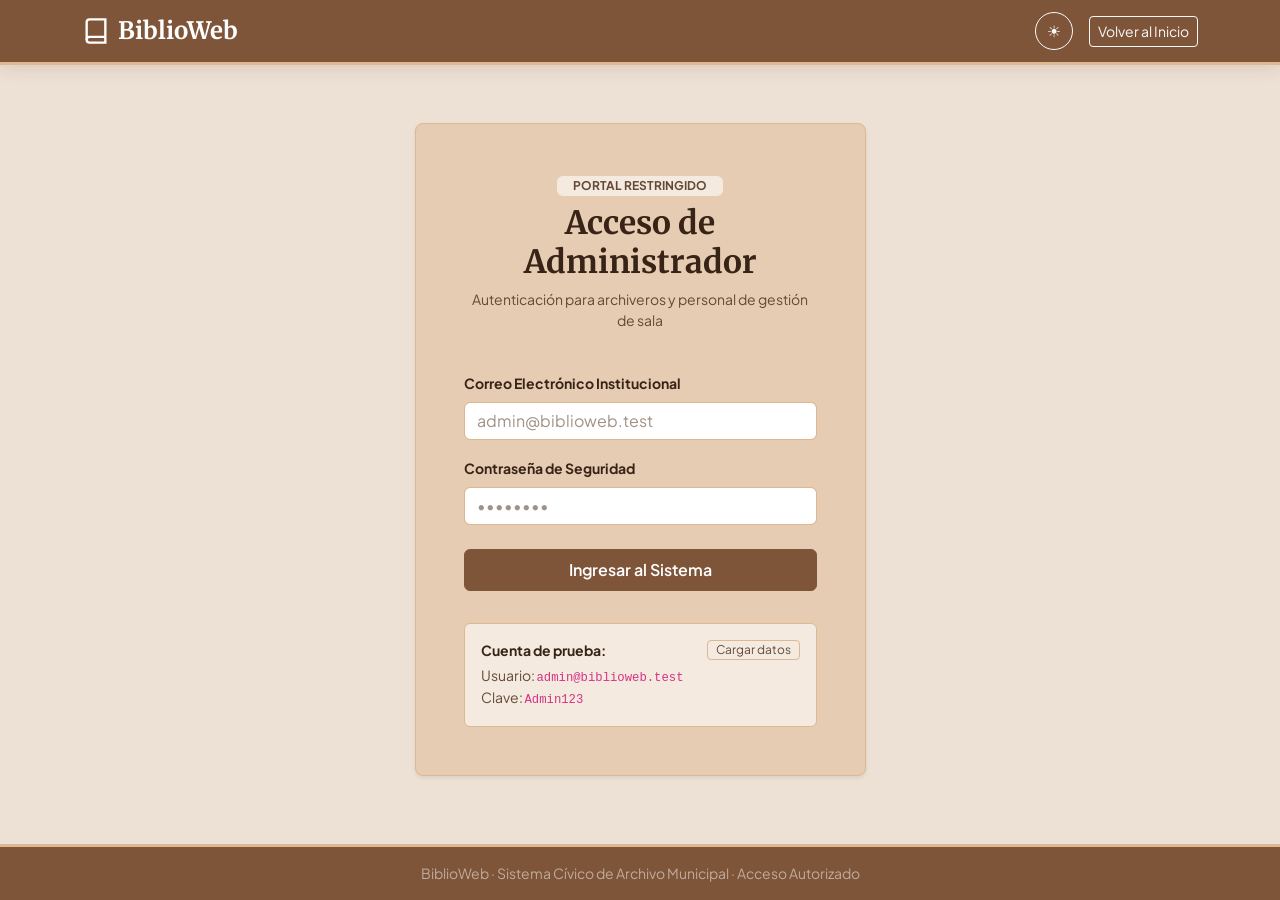
<file: pages/admin.html>
<!DOCTYPE html>
<html data-bs-theme="light" lang="es">
<head>
  <meta charset="utf-8">
  <meta name="viewport" content="width=device-width, initial-scale=1.0">
  <title>BiblioWeb - Panel de Administración</title>

  <!-- Bootstrap 5.3 CSS por CDN -->
  <link href="https://cdn.jsdelivr.net/npm/bootstrap@5.3.3/dist/css/bootstrap.min.css" rel="stylesheet">

  <!-- Hoja de Estilos Institucional -->
  <link href="../css/base.css" rel="stylesheet">
  <link href="../css/componentes.css" rel="stylesheet">
  <link href="../css/estilos.css" rel="stylesheet">

  <!-- Tema claro/oscuro (en el head para evitar parpadeo) -->
  <script src="../js/tema.js"></script>
</head>
<body>

  <!-- Enlace de accesibilidad: solo se ve al navegar con teclado -->
  <a class="visually-hidden-focusable" href="#contenido-principal">Saltar al contenido principal</a>

  <!-- ==================== ENCABEZADO DEL SITIO ==================== -->
  <!-- sticky-top va en el header (no en el nav) para que la barra se mantenga fija al hacer scroll -->
  <header class="sticky-top">
    <nav class="navbar navbar-expand-lg navbar-dark navbar-biblioweb py-2" aria-label="Navegación del panel">
      <div class="container">
        <a class="navbar-brand d-flex align-items-center gap-2 fw-bold text-white fs-4" href="admin.html">
          <svg aria-hidden="true" fill="none" height="28" stroke="currentColor" stroke-width="2" viewBox="0 0 24 24" width="28">
            <path d="M4 19.5A2.5 2.5 0 0 1 6.5 17H20"></path>
            <path d="M6.5 2H20v20H6.5A2.5 2.5 0 0 1 4 19.5v-15A2.5 2.5 0 0 1 6.5 2z"></path>
          </svg>
          BiblioWeb · Admin
        </a>
        <div class="d-flex align-items-center gap-3 ms-auto">
          <button class="btn btn-outline-light rounded-circle p-2 lh-1" id="theme-toggle" style="width: 38px; height: 38px;" title="Alternar tema" type="button">
            ☀️
          </button>
          <!-- Botón de Cerrar Sesión requerido -->
          <button class="btn btn-terracota btn-sm px-3" id="btn-logout" type="button">
            Cerrar sesión
          </button>
        </div>
      </div>
    </nav>
  </header>

  <!-- ==================== CONTENIDO PRINCIPAL ==================== -->
  <main class="container my-5" id="contenido-principal">

    <!-- ==================== CABECERA DEL PANEL ==================== -->
    <header class="d-flex flex-column flex-md-row justify-content-between align-items-md-center gap-3 mb-4">
      <div>
        <h1 class="font-serif fw-bold display-6 mb-1">Consola Central de Administración</h1>
        <p class="text-secondary mb-0">Gestión de acervo bibliográfico, inventario y solicitudes ciudadanas.</p>
      </div>
      <span class="badge bg-success-subtle text-success fs-6 px-3 py-2 border">
        <span aria-hidden="true">●</span> Sesión Activa: admin@biblioweb.test
      </span>
    </header>

    <!-- ==================== FORMULARIO DE GESTIÓN DE LIBROS ==================== -->
    <section class="card card-biblioweb p-4 mb-5" aria-labelledby="titulo-form-libro">
      <header>
        <h2 class="h4 font-serif fw-bold text-primary mb-3" id="titulo-form-libro">Registrar o Editar Libro</h2>
        <p class="text-secondary small mb-4">Ingresa los datos del volumen para la catalogación oficial.</p>
      </header>
      <form id="form-libro" aria-labelledby="titulo-form-libro" onsubmit="event.preventDefault(); alert('Acción estática: Formulario completado correctamente.');">
        <div class="row g-3">
          <div class="col-md-6">
            <label class="form-label small fw-bold" for="titulo">Título de la Obra *</label>
            <input class="form-control" id="titulo" placeholder="Ej. Ficciones" required type="text">
          </div>
          <div class="col-md-6">
            <label class="form-label small fw-bold" for="autor">Autor / Creador *</label>
            <input class="form-control" id="autor" placeholder="Ej. Jorge Luis Borges" required type="text">
          </div>
          <div class="col-md-8">
            <label class="form-label small fw-bold" for="portada">URL de Portada Digital</label>
            <input class="form-control" id="portada" placeholder="https://images.unsplash.com/..." type="url">
          </div>
          <div class="col-md-4">
            <label class="form-label small fw-bold" for="categoria">Categoría Temática *</label>
            <select class="form-select" id="categoria" required>
              <option disabled selected value="">Seleccionar...</option>
              <option value="Narrativa">Narrativa</option>
              <option value="Tecnología">Tecnología</option>
              <option value="Ciencia">Ciencia</option>
            </select>
          </div>
          <div class="col-12">
            <label class="form-label small fw-bold" for="descripcion">Descripción / Sinopsis</label>
            <textarea class="form-control" id="descripcion" placeholder="Resumen descriptivo del ejemplar..." rows="3"></textarea>
          </div>
          <div class="col-12 d-flex justify-content-end gap-2 mt-4">
            <button class="btn btn-outline-secondary" type="reset">Cancelar</button>
            <button class="btn btn-verde px-4" type="submit">Guardar</button>
          </div>
        </div>
      </form>
    </section>

    <!-- ==================== TABLA ESTÁTICA DE LIBROS ==================== -->
    <section class="card card-biblioweb p-4 mb-5" aria-labelledby="titulo-inventario">
      <header class="d-flex justify-content-between align-items-center mb-3">
        <h2 class="h4 font-serif fw-bold text-primary mb-0" id="titulo-inventario">Inventario de Títulos en Sala</h2>
        <span class="badge bg-secondary-subtle text-secondary">6 Registros</span>
      </header>
      <div class="table-responsive">
        <table class="table table-hover align-middle mb-0">
          <caption class="visually-hidden">Libros registrados en el inventario, con su portada, autor, categoría y acciones disponibles</caption>
          <thead class="table-light">
            <tr>
              <th scope="col" style="width: 70px;">Portada</th>
              <th scope="col">Título</th>
              <th scope="col">Autor</th>
              <th scope="col">Categoría</th>
              <th class="text-end" scope="col">Acciones</th>
            </tr>
          </thead>
          <tbody>
            <tr>
              <td><img alt="Portada de Cien Años de Soledad" class="rounded" height="55" src="../img/libros/cien-anos-de-soledad.svg" style="object-fit: cover;" width="45"></td>
              <th class="fw-bold" scope="row">Cien Años de Soledad</th>
              <td>Gabriel García Márquez</td>
              <td><span class="badge badge-narrativa">Narrativa</span></td>
              <td class="text-end">
                <button aria-label="Editar Cien Años de Soledad" class="btn btn-sm btn-outline-secondary me-1" title="Editar" type="button"><span aria-hidden="true">✏️</span> Editar</button>
                <button aria-label="Eliminar Cien Años de Soledad" class="btn btn-sm btn-outline-danger" title="Eliminar" type="button"><span aria-hidden="true">🗑️</span> Eliminar</button>
              </td>
            </tr>
            <tr>
              <td><img alt="Portada de El Nombre de la Rosa" class="rounded" height="55" src="../img/libros/el-nombre-de-la-rosa.svg" style="object-fit: cover;" width="45"></td>
              <th class="fw-bold" scope="row">El Nombre de la Rosa</th>
              <td>Umberto Eco</td>
              <td><span class="badge badge-narrativa">Narrativa</span></td>
              <td class="text-end">
                <button aria-label="Editar El Nombre de la Rosa" class="btn btn-sm btn-outline-secondary me-1" title="Editar" type="button"><span aria-hidden="true">✏️</span> Editar</button>
                <button aria-label="Eliminar El Nombre de la Rosa" class="btn btn-sm btn-outline-danger" title="Eliminar" type="button"><span aria-hidden="true">🗑️</span> Eliminar</button>
              </td>
            </tr>
            <tr>
              <td><img alt="Portada de Diseño de Sistemas Distribuidos" class="rounded" height="55" src="../img/libros/sistemas-distribuidos.svg" style="object-fit: cover;" width="45"></td>
              <th class="fw-bold" scope="row">Diseño de Sistemas Distribuidos</th>
              <td>Brendan Burns</td>
              <td><span class="badge badge-tecnologia">Tecnología</span></td>
              <td class="text-end">
                <button aria-label="Editar Diseño de Sistemas Distribuidos" class="btn btn-sm btn-outline-secondary me-1" title="Editar" type="button"><span aria-hidden="true">✏️</span> Editar</button>
                <button aria-label="Eliminar Diseño de Sistemas Distribuidos" class="btn btn-sm btn-outline-danger" title="Eliminar" type="button"><span aria-hidden="true">🗑️</span> Eliminar</button>
              </td>
            </tr>
            <tr>
              <td><img alt="Portada de Clean Code: Manual de Estilo Ágil" class="rounded" height="55" src="../img/libros/clean-code.svg" style="object-fit: cover;" width="45"></td>
              <th class="fw-bold" scope="row">Clean Code: Manual de Estilo Ágil</th>
              <td>Robert C. Martin</td>
              <td><span class="badge badge-tecnologia">Tecnología</span></td>
              <td class="text-end">
                <button aria-label="Editar Clean Code: Manual de Estilo Ágil" class="btn btn-sm btn-outline-secondary me-1" title="Editar" type="button"><span aria-hidden="true">✏️</span> Editar</button>
                <button aria-label="Eliminar Clean Code: Manual de Estilo Ágil" class="btn btn-sm btn-outline-danger" title="Eliminar" type="button"><span aria-hidden="true">🗑️</span> Eliminar</button>
              </td>
            </tr>
            <tr>
              <td><img alt="Portada de Cosmos" class="rounded" height="55" src="../img/libros/cosmos.svg" style="object-fit: cover;" width="45"></td>
              <th class="fw-bold" scope="row">Cosmos</th>
              <td>Carl Sagan</td>
              <td><span class="badge badge-ciencia">Ciencia</span></td>
              <td class="text-end">
                <button aria-label="Editar Cosmos" class="btn btn-sm btn-outline-secondary me-1" title="Editar" type="button"><span aria-hidden="true">✏️</span> Editar</button>
                <button aria-label="Eliminar Cosmos" class="btn btn-sm btn-outline-danger" title="Eliminar" type="button"><span aria-hidden="true">🗑️</span> Eliminar</button>
              </td>
            </tr>
            <tr>
              <td><img alt="Portada de El Gen Egoísta" class="rounded" height="55" src="../img/libros/el-gen-egoista.svg" style="object-fit: cover;" width="45"></td>
              <th class="fw-bold" scope="row">El Gen Egoísta</th>
              <td>Richard Dawkins</td>
              <td><span class="badge badge-ciencia">Ciencia</span></td>
              <td class="text-end">
                <button aria-label="Editar El Gen Egoísta" class="btn btn-sm btn-outline-secondary me-1" title="Editar" type="button"><span aria-hidden="true">✏️</span> Editar</button>
                <button aria-label="Eliminar El Gen Egoísta" class="btn btn-sm btn-outline-danger" title="Eliminar" type="button"><span aria-hidden="true">🗑️</span> Eliminar</button>
              </td>
            </tr>
          </tbody>
        </table>
      </div>
    </section>

    <!-- ==================== TABLA DE SOLICITUDES RECIBIDAS ==================== -->
    <section class="card card-biblioweb p-4" aria-labelledby="titulo-solicitudes">
      <header class="d-flex justify-content-between align-items-center mb-3">
        <h2 class="h4 font-serif fw-bold text-primary mb-0" id="titulo-solicitudes">Solicitudes Recibidas</h2>
        <span class="badge bg-warning-subtle text-warning-emphasis">3 Pendientes</span>
      </header>
      <div class="table-responsive">
        <table class="table table-hover align-middle mb-0">
          <caption class="visually-hidden">Solicitudes de préstamo recibidas, con el libro, el solicitante, su correo, el comentario y el estado</caption>
          <thead class="table-light">
            <tr>
              <th scope="col">ID</th>
              <th scope="col">Libro Solicitado</th>
              <th scope="col">Solicitante</th>
              <th scope="col">Correo</th>
              <th scope="col">Comentario</th>
              <th scope="col">Estado</th>
            </tr>
          </thead>
          <tbody>
            <tr>
              <th class="fw-normal" scope="row"><code>SOL-001</code></th>
              <td class="fw-bold">Cosmos</td>
              <td>Elena Valenzuela</td>
              <td>elena.v@correo.test</td>
              <td><em>"Para tesis de grado en comunicación científica"</em></td>
              <td><span class="badge bg-warning text-dark">Pendiente</span></td>
            </tr>
            <tr>
              <th class="fw-normal" scope="row"><code>SOL-002</code></th>
              <td class="fw-bold">Cien Años de Soledad</td>
              <td>Mateo Rivas</td>
              <td>m.rivas@lectores.org</td>
              <td><em>"Lectura para club de libro municipal"</em></td>
              <td><span class="badge bg-warning text-dark">Pendiente</span></td>
            </tr>
            <tr>
              <th class="fw-normal" scope="row"><code>SOL-003</code></th>
              <td class="fw-bold">Clean Code</td>
              <td>Sofía Navarro</td>
              <td>sofia.navarro@tech.es</td>
              <td><em>"Lista de espera tras renovación"</em></td>
              <td><span class="badge bg-warning text-dark">Pendiente</span></td>
            </tr>
          </tbody>
        </table>
      </div>
    </section>

  </main>

  <!-- ==================== PIE DE PÁGINA ==================== -->
  <footer class="footer-biblioweb py-3 mt-5">
    <div class="container text-center small text-white-50">
      <p class="mb-0">BiblioWeb · Panel Interno de Operaciones · Sesión Segura</p>
    </div>
  </footer>

  <!-- Bootstrap 5.3 Bundle JS por CDN -->
  <script src="https://cdn.jsdelivr.net/npm/bootstrap@5.3.3/dist/js/bootstrap.bundle.min.js"></script>
  <!-- Scripts de tema y autenticación requeridos -->
  <script src="../js/auth.js"></script>
</body>
</html>
</file>
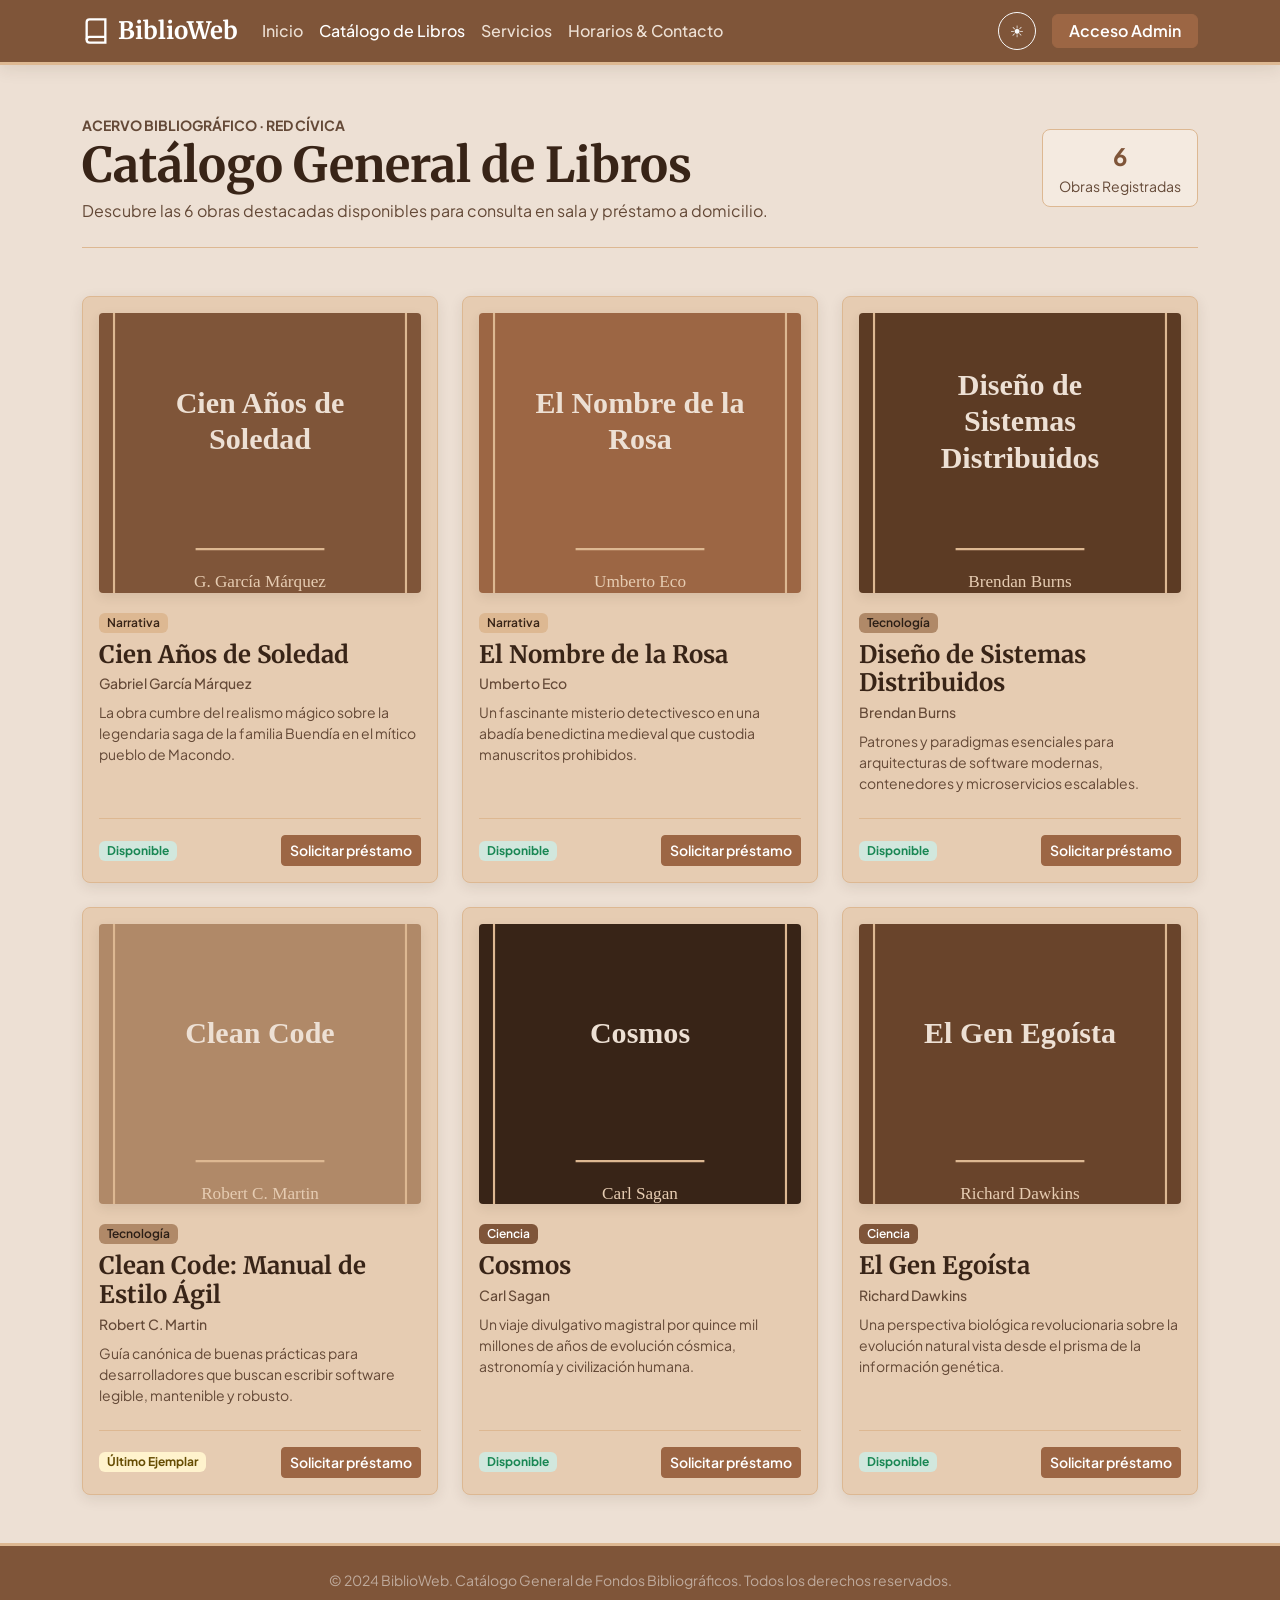
<file: pages/catalogo.html>
<!DOCTYPE html>
<html data-bs-theme="light" lang="es">
<head>
  <meta charset="utf-8">
  <meta name="viewport" content="width=device-width, initial-scale=1.0">
  <title>BiblioWeb - Catálogo Bibliográfico</title>

  <!-- Bootstrap 5.3 CSS por CDN -->
  <link href="https://cdn.jsdelivr.net/npm/bootstrap@5.3.3/dist/css/bootstrap.min.css" rel="stylesheet">

  <!-- Hoja de Estilos Institucional -->
  <link href="../css/base.css" rel="stylesheet">
  <link href="../css/componentes.css" rel="stylesheet">
  <link href="../css/estilos.css" rel="stylesheet">

  <!-- Tema claro/oscuro (en el head para evitar parpadeo) -->
  <script src="../js/tema.js"></script>
</head>
<body>

  <!-- Enlace de accesibilidad: solo se ve al navegar con teclado -->
  <a class="visually-hidden-focusable" href="#contenido-principal">Saltar al contenido principal</a>

  <!-- ==================== ENCABEZADO DEL SITIO ==================== -->
  <!-- sticky-top va en el header (no en el nav) para que la barra se mantenga fija al hacer scroll -->
  <header class="sticky-top">
    <nav class="navbar navbar-expand-lg navbar-dark navbar-biblioweb py-2" aria-label="Navegación principal">
      <div class="container">
        <a class="navbar-brand d-flex align-items-center gap-2 fw-bold text-white fs-4" href="../index.html">
          <svg aria-hidden="true" fill="none" height="28" stroke="currentColor" stroke-width="2" viewBox="0 0 24 24" width="28">
            <path d="M4 19.5A2.5 2.5 0 0 1 6.5 17H20"></path>
            <path d="M6.5 2H20v20H6.5A2.5 2.5 0 0 1 4 19.5v-15A2.5 2.5 0 0 1 6.5 2z"></path>
          </svg>
          BiblioWeb
        </a>
        <button aria-controls="navMenu" aria-expanded="false" aria-label="Navegación" class="navbar-toggler" data-bs-target="#navMenu" data-bs-toggle="collapse" type="button">
          <span class="navbar-toggler-icon"></span>
        </button>
        <div class="collapse navbar-collapse" id="navMenu">
          <ul class="navbar-nav me-auto mb-2 mb-lg-0">
            <li class="nav-item"><a class="nav-link" href="../index.html">Inicio</a></li>
            <li class="nav-item"><a aria-current="page" class="nav-link active" href="catalogo.html">Catálogo de Libros</a></li>
            <li class="nav-item"><a class="nav-link" href="../index.html#servicios">Servicios</a></li>
            <li class="nav-item"><a class="nav-link" href="../index.html#horarios">Horarios &amp; Contacto</a></li>
          </ul>
          <div class="d-flex align-items-center gap-3">
            <button class="btn btn-outline-light rounded-circle p-2 lh-1" id="theme-toggle" style="width: 38px; height: 38px;" title="Alternar tema" type="button">
              ☀️
            </button>
            <a class="btn btn-terracota px-3 py-1" href="login.html">Acceso Admin</a>
          </div>
        </div>
      </div>
    </nav>
  </header>

  <!-- ==================== CONTENIDO PRINCIPAL ==================== -->
  <main class="container mb-5" id="contenido-principal">

    <!-- ==================== ENCABEZADO DEL CATÁLOGO ==================== -->
    <header class="my-5">
      <div class="d-flex flex-column flex-md-row justify-content-between align-items-md-center gap-3 border-bottom pb-4">
        <div>
          <span class="text-uppercase fw-bold text-secondary small">Acervo Bibliográfico · Red Cívica</span>
          <h1 class="font-serif display-5 fw-bold mb-1">Catálogo General de Libros</h1>
          <p class="text-secondary mb-0">Descubre las 6 obras destacadas disponibles para consulta en sala y préstamo a domicilio.</p>
        </div>
        <div class="card-biblioweb-sec px-3 py-2 text-center">
          <div class="fw-bold fs-4 text-primary">6</div>
          <small class="text-secondary">Obras Registradas</small>
        </div>
      </div>
    </header>

    <!-- ==================== CUADRÍCULA DE 6 TARJETAS ==================== -->
    <section aria-labelledby="titulo-listado">
      <h2 class="visually-hidden" id="titulo-listado">Listado de libros disponibles</h2>

      <ul class="row g-4 list-unstyled mb-0">

        <!-- LIBRO 1: NARRATIVA -->
        <li class="col-md-6 col-lg-4">
          <article class="card card-biblioweb h-100 p-3 d-flex flex-column">
            <img alt="Portada de Cien Años de Soledad de Gabriel García Márquez" class="book-cover mb-3" src="../img/libros/cien-anos-de-soledad.svg">
            <div class="mb-2">
              <span class="badge badge-narrativa px-2 py-1">Narrativa</span>
            </div>
            <h2 class="h4 font-serif fw-bold mb-1">Cien Años de Soledad</h2>
            <p class="text-secondary fw-medium mb-2 small">Gabriel García Márquez</p>
            <p class="text-secondary small flex-grow-1">
              La obra cumbre del realismo mágico sobre la legendaria saga de la familia Buendía en el mítico pueblo de Macondo.
            </p>
            <footer class="border-top pt-3 mt-2 d-flex justify-content-between align-items-center">
              <span class="badge bg-success-subtle text-success">Disponible</span>
              <button class="btn btn-terracota btn-sm" data-bs-target="#modalPrestamo" data-bs-toggle="modal" data-libro="Cien Años de Soledad" type="button">
                Solicitar préstamo
              </button>
            </footer>
          </article>
        </li>

        <!-- LIBRO 2: NARRATIVA -->
        <li class="col-md-6 col-lg-4">
          <article class="card card-biblioweb h-100 p-3 d-flex flex-column">
            <img alt="Portada de El Nombre de la Rosa de Umberto Eco" class="book-cover mb-3" src="../img/libros/el-nombre-de-la-rosa.svg">
            <div class="mb-2">
              <span class="badge badge-narrativa px-2 py-1">Narrativa</span>
            </div>
            <h2 class="h4 font-serif fw-bold mb-1">El Nombre de la Rosa</h2>
            <p class="text-secondary fw-medium mb-2 small">Umberto Eco</p>
            <p class="text-secondary small flex-grow-1">
              Un fascinante misterio detectivesco en una abadía benedictina medieval que custodia manuscritos prohibidos.
            </p>
            <footer class="border-top pt-3 mt-2 d-flex justify-content-between align-items-center">
              <span class="badge bg-success-subtle text-success">Disponible</span>
              <button class="btn btn-terracota btn-sm" data-bs-target="#modalPrestamo" data-bs-toggle="modal" data-libro="El Nombre de la Rosa" type="button">
                Solicitar préstamo
              </button>
            </footer>
          </article>
        </li>

        <!-- LIBRO 3: TECNOLOGÍA -->
        <li class="col-md-6 col-lg-4">
          <article class="card card-biblioweb h-100 p-3 d-flex flex-column">
            <img alt="Portada de Diseño de Sistemas Distribuidos de Brendan Burns" class="book-cover mb-3" src="../img/libros/sistemas-distribuidos.svg">
            <div class="mb-2">
              <span class="badge badge-tecnologia px-2 py-1">Tecnología</span>
            </div>
            <h2 class="h4 font-serif fw-bold mb-1">Diseño de Sistemas Distribuidos</h2>
            <p class="text-secondary fw-medium mb-2 small">Brendan Burns</p>
            <p class="text-secondary small flex-grow-1">
              Patrones y paradigmas esenciales para arquitecturas de software modernas, contenedores y microservicios escalables.
            </p>
            <footer class="border-top pt-3 mt-2 d-flex justify-content-between align-items-center">
              <span class="badge bg-success-subtle text-success">Disponible</span>
              <button class="btn btn-terracota btn-sm" data-bs-target="#modalPrestamo" data-bs-toggle="modal" data-libro="Diseño de Sistemas Distribuidos" type="button">
                Solicitar préstamo
              </button>
            </footer>
          </article>
        </li>

        <!-- LIBRO 4: TECNOLOGÍA -->
        <li class="col-md-6 col-lg-4">
          <article class="card card-biblioweb h-100 p-3 d-flex flex-column">
            <img alt="Portada de Clean Code de Robert C. Martin" class="book-cover mb-3" src="../img/libros/clean-code.svg">
            <div class="mb-2">
              <span class="badge badge-tecnologia px-2 py-1">Tecnología</span>
            </div>
            <h2 class="h4 font-serif fw-bold mb-1">Clean Code: Manual de Estilo Ágil</h2>
            <p class="text-secondary fw-medium mb-2 small">Robert C. Martin</p>
            <p class="text-secondary small flex-grow-1">
              Guía canónica de buenas prácticas para desarrolladores que buscan escribir software legible, mantenible y robusto.
            </p>
            <footer class="border-top pt-3 mt-2 d-flex justify-content-between align-items-center">
              <span class="badge bg-warning-subtle text-warning-emphasis">Último Ejemplar</span>
              <button class="btn btn-terracota btn-sm" data-bs-target="#modalPrestamo" data-bs-toggle="modal" data-libro="Clean Code: Manual de Estilo Ágil" type="button">
                Solicitar préstamo
              </button>
            </footer>
          </article>
        </li>

        <!-- LIBRO 5: CIENCIA -->
        <li class="col-md-6 col-lg-4">
          <article class="card card-biblioweb h-100 p-3 d-flex flex-column">
            <img alt="Portada de Cosmos de Carl Sagan" class="book-cover mb-3" src="../img/libros/cosmos.svg">
            <div class="mb-2">
              <span class="badge badge-ciencia px-2 py-1">Ciencia</span>
            </div>
            <h2 class="h4 font-serif fw-bold mb-1">Cosmos</h2>
            <p class="text-secondary fw-medium mb-2 small">Carl Sagan</p>
            <p class="text-secondary small flex-grow-1">
              Un viaje divulgativo magistral por quince mil millones de años de evolución cósmica, astronomía y civilización humana.
            </p>
            <footer class="border-top pt-3 mt-2 d-flex justify-content-between align-items-center">
              <span class="badge bg-success-subtle text-success">Disponible</span>
              <button class="btn btn-terracota btn-sm" data-bs-target="#modalPrestamo" data-bs-toggle="modal" data-libro="Cosmos" type="button">
                Solicitar préstamo
              </button>
            </footer>
          </article>
        </li>

        <!-- LIBRO 6: CIENCIA -->
        <li class="col-md-6 col-lg-4">
          <article class="card card-biblioweb h-100 p-3 d-flex flex-column">
            <img alt="Portada de El Gen Egoísta de Richard Dawkins" class="book-cover mb-3" src="../img/libros/el-gen-egoista.svg">
            <div class="mb-2">
              <span class="badge badge-ciencia px-2 py-1">Ciencia</span>
            </div>
            <h2 class="h4 font-serif fw-bold mb-1">El Gen Egoísta</h2>
            <p class="text-secondary fw-medium mb-2 small">Richard Dawkins</p>
            <p class="text-secondary small flex-grow-1">
              Una perspectiva biológica revolucionaria sobre la evolución natural vista desde el prisma de la información genética.
            </p>
            <footer class="border-top pt-3 mt-2 d-flex justify-content-between align-items-center">
              <span class="badge bg-success-subtle text-success">Disponible</span>
              <button class="btn btn-terracota btn-sm" data-bs-target="#modalPrestamo" data-bs-toggle="modal" data-libro="El Gen Egoísta" type="button">
                Solicitar préstamo
              </button>
            </footer>
          </article>
        </li>

      </ul>
    </section>

    <!-- ==================== MODAL DE PRÉSTAMO (BOOTSTRAP 5) ==================== -->
    <div aria-hidden="true" aria-labelledby="modalPrestamoLabel" class="modal fade" id="modalPrestamo" tabindex="-1">
      <div class="modal-dialog modal-dialog-centered">
        <div class="modal-content card-biblioweb">
          <header class="modal-header border-bottom">
            <h2 class="modal-title h5 font-serif fw-bold" id="modalPrestamoLabel">Solicitud de Préstamo de Libro</h2>
            <button aria-label="Cerrar" class="btn-close" data-bs-dismiss="modal" type="button"></button>
          </header>
          <form id="form-prestamo">
            <div class="modal-body">
              <div class="mb-3">
                <label class="form-label small fw-bold" for="modal-libro-titulo">Libro Seleccionado</label>
                <input class="form-control bg-body-secondary" id="modal-libro-titulo" readonly type="text" value="Cien Años de Soledad">
              </div>
              <div class="mb-3">
                <label class="form-label small fw-bold" for="nombre-solicitante">Nombre Completo *</label>
                <input class="form-control" id="nombre-solicitante" placeholder="Ej. Elena Valenzuela Torres" required type="text">
              </div>
              <div class="mb-3">
                <label class="form-label small fw-bold" for="correo-solicitante">Correo Electrónico Institucional / Personal *</label>
                <input class="form-control" id="correo-solicitante" placeholder="elena.v@correo.test" required type="email">
              </div>
              <div class="mb-3">
                <label class="form-label small fw-bold" for="comentario-solicitante">Comentario u Observación (Opcional)</label>
                <textarea class="form-control" id="comentario-solicitante" placeholder="Motivo de la solicitud, plazo especial o consulta bibliográfica..." rows="3"></textarea>
              </div>
              <div class="form-check mb-2">
                <input class="form-check-input" id="terminos-prestamo" required type="checkbox">
                <label class="form-check-label small text-secondary" for="terminos-prestamo">
                  Acepto el reglamento general de custodia y plazo de devolución de 15 días renovables de la Red Cívica. *
                </label>
              </div>
            </div>
            <footer class="modal-footer border-top">
              <button class="btn btn-outline-secondary" data-bs-dismiss="modal" type="button">Cancelar</button>
              <button class="btn btn-terracota" type="submit">Confirmar Solicitud</button>
            </footer>
          </form>
        </div>
      </div>
    </div>

  </main>

  <!-- ==================== PIE DE PÁGINA ==================== -->
  <footer class="footer-biblioweb py-4 mt-5">
    <div class="container text-center small text-white-50">
      <p class="mb-0">© 2024 BiblioWeb. Catálogo General de Fondos Bibliográficos. Todos los derechos reservados.</p>
    </div>
  </footer>

  <!-- Bootstrap 5.3 Bundle JS por CDN -->
  <script src="https://cdn.jsdelivr.net/npm/bootstrap@5.3.3/dist/js/bootstrap.bundle.min.js"></script>
  <script src="../js/auth.js"></script>
  <!-- Script interactivo mínimo para poblar título en el modal -->
  <script>
    const modalPrestamo = document.getElementById('modalPrestamo');
    if (modalPrestamo) {
      modalPrestamo.addEventListener('show.bs.modal', function (event) {
        const button = event.relatedTarget;
        const libro = button ? button.getAttribute('data-libro') : 'Cien Años de Soledad';
        const libroInput = document.getElementById('modal-libro-titulo');
        if (libroInput && libro) {
          libroInput.value = libro;
        }
      });

      document.getElementById('form-prestamo').addEventListener('submit', function (e) {
        e.preventDefault();
        alert('¡Solicitud registrada correctamente! Recibirás la confirmación en tu correo.');
        const modal = bootstrap.Modal.getInstance(modalPrestamo);
        if (modal) modal.hide();
        this.reset();
      });
    }
  </script>
</body>
</html>
</file>
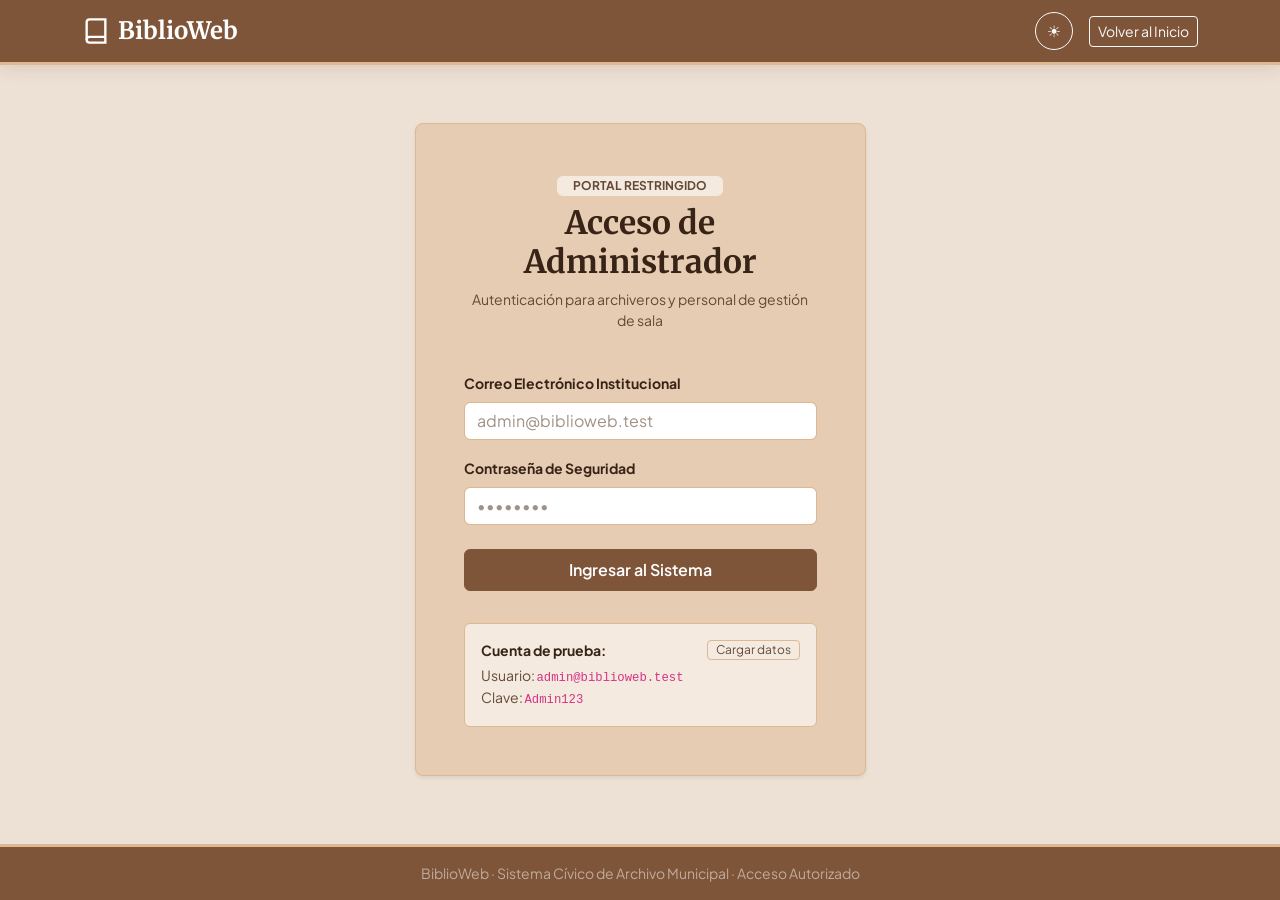
<file: pages/login.html>
<!DOCTYPE html>
<html lang="es" data-bs-theme="light">
<head>
  <meta charset="utf-8">
  <meta name="viewport" content="width=device-width, initial-scale=1.0">
  <title>BiblioWeb - Acceso de Administrador</title>

  <!-- Bootstrap 5.3 CSS por CDN -->
  <link href="https://cdn.jsdelivr.net/npm/bootstrap@5.3.3/dist/css/bootstrap.min.css" rel="stylesheet">

  <!-- Hoja de Estilos Institucional -->
  <link href="../css/base.css" rel="stylesheet">
  <link href="../css/componentes.css" rel="stylesheet">
  <link href="../css/estilos.css" rel="stylesheet">

  <!-- Tema claro/oscuro (en el head para evitar parpadeo) -->
  <script src="../js/tema.js"></script>
</head>
<body class="d-flex flex-column min-vh-100">

  <!-- Enlace de accesibilidad: solo se ve al navegar con teclado -->
  <a class="visually-hidden-focusable" href="#contenido-principal">Saltar al contenido principal</a>

  <!-- ==================== ENCABEZADO DEL SITIO ==================== -->
  <!-- sticky-top va en el header (no en el nav) para que la barra se mantenga fija al hacer scroll -->
  <header class="sticky-top">
    <nav class="navbar navbar-expand-lg navbar-dark navbar-biblioweb py-2" aria-label="Navegación principal">
      <div class="container">
        <a class="navbar-brand d-flex align-items-center gap-2 fw-bold text-white fs-4" href="../index.html">
          <svg aria-hidden="true" width="28" height="28" viewBox="0 0 24 24" fill="none" stroke="currentColor" stroke-width="2">
            <path d="M4 19.5A2.5 2.5 0 0 1 6.5 17H20"/>
            <path d="M6.5 2H20v20H6.5A2.5 2.5 0 0 1 4 19.5v-15A2.5 2.5 0 0 1 6.5 2z"/>
          </svg>
          BiblioWeb
        </a>
        <div class="d-flex align-items-center gap-3 ms-auto">
          <button id="theme-toggle" class="btn btn-outline-light rounded-circle p-2 lh-1" style="width: 38px; height: 38px;" title="Alternar tema" type="button">
            ☀️
          </button>
          <a href="../index.html" class="btn btn-outline-light btn-sm">Volver al Inicio</a>
        </div>
      </div>
    </nav>
  </header>

  <!-- ==================== FORMULARIO DE ACCESO ==================== -->
  <main class="container my-auto py-5" id="contenido-principal">
    <div class="row justify-content-center">
      <div class="col-md-8 col-lg-5">

        <section class="card card-biblioweb p-4 p-md-5 shadow-sm" aria-labelledby="titulo-login">

          <header class="text-center mb-4">
            <span class="badge bg-secondary-subtle text-secondary px-3 py-1 mb-2">PORTAL RESTRINGIDO</span>
            <h1 class="h2 font-serif fw-bold" id="titulo-login">Acceso de Administrador</h1>
            <p class="text-secondary small">Autenticación para archiveros y personal de gestión de sala</p>
          </header>

          <!-- Alerta de Error Dinámica -->
          <div id="login-error-msg" class="alert alert-danger d-none py-2 px-3 small" role="alert">
            Correo o contraseña incorrectos
          </div>

          <!-- Formulario -->
          <form id="form-login" aria-labelledby="titulo-login">
            <div class="mb-3">
              <label for="email" class="form-label small fw-bold">Correo Electrónico Institucional</label>
              <input type="email" class="form-control" id="email" placeholder="admin@biblioweb.test" required autocomplete="email">
            </div>

            <div class="mb-4">
              <label for="password" class="form-label small fw-bold">Contraseña de Seguridad</label>
              <input type="password" class="form-control" id="password" placeholder="••••••••" required autocomplete="current-password">
            </div>

            <button type="submit" class="btn btn-verde w-100 py-2 mb-3">
              Ingresar al Sistema
            </button>
          </form>

          <!-- Credenciales de Prueba -->
          <aside class="card-biblioweb-sec p-3 rounded-2 small mt-3" aria-label="Cuenta de prueba">
            <div class="d-flex justify-content-between align-items-center mb-1">
              <strong>Cuenta de prueba:</strong>
              <button id="btn-cargar-credenciales" type="button" class="btn btn-sm btn-outline-dark py-0 px-2" style="font-size: 0.75rem;">
                Cargar datos
              </button>
            </div>
            <p class="text-secondary mb-0">Usuario: <code>admin@biblioweb.test</code></p>
            <p class="text-secondary mb-0">Clave: <code>Admin123</code></p>
          </aside>

        </section>

      </div>
    </div>
  </main>

  <!-- ==================== PIE DE PÁGINA ==================== -->
  <footer class="footer-biblioweb py-3 mt-auto">
    <div class="container text-center small text-white-50">
      <p class="mb-0">BiblioWeb · Sistema Cívico de Archivo Municipal · Acceso Autorizado</p>
    </div>
  </footer>

  <!-- Bootstrap 5.3 Bundle JS por CDN -->
  <script src="https://cdn.jsdelivr.net/npm/bootstrap@5.3.3/dist/js/bootstrap.bundle.min.js"></script>
  <!-- Control de Tema y Autenticación -->
  <script src="../js/auth.js"></script>
</body>
</html>
</file>
<file: css/componentes.css>
/* ==========================================================================
   BiblioWeb - css/componentes.css
   Componentes compartidos por todas las páginas: navbar, footer, tarjetas,
   botones, badges, formularios, tablas y modales.
   Los colores vienen de las variables definidas en base.css, así que todo
   cambia solo al alternar data-bs-theme="light" / "dark".
   ========================================================================== */

/* --------------------------------------------------------------------------
   Navbar
   -------------------------------------------------------------------------- */
.navbar-biblioweb {
  background-color: var(--bw-navbar-bg) !important;
  border-bottom: 3px solid var(--bw-navbar-border);
  box-shadow: 0 4px 16px var(--bw-shadow);
  transition: background-color 0.3s ease, border-color 0.3s ease;
}

.navbar-biblioweb .nav-link {
  color: var(--bw-navbar-link) !important;
  font-weight: 500;
  transition: color 0.2s ease;
}

.navbar-biblioweb .nav-link:hover,
.navbar-biblioweb .nav-link.active {
  color: var(--bw-navbar-link-hover) !important;
}

/* --------------------------------------------------------------------------
   Pie de página
   -------------------------------------------------------------------------- */
.footer-biblioweb {
  background-color: var(--bw-navbar-bg);
  color: var(--bw-navbar-link);
  border-top: 3px solid var(--bw-navbar-border);
}

.footer-biblioweb a {
  color: var(--color-tan);
  text-decoration: none;
}

.footer-biblioweb a:hover {
  color: #FFFFFF;
}

/* --------------------------------------------------------------------------
   Tarjetas y paneles
   -------------------------------------------------------------------------- */
.card-biblioweb {
  background-color: var(--bw-surface-card);
  border: 1px solid var(--bw-borde);
  border-radius: 8px;
  color: var(--bw-text-main);
  box-shadow: 0 4px 14px var(--bw-shadow);
  transition: background-color 0.3s ease, border-color 0.3s ease;
}

.card-biblioweb:hover {
  border-color: var(--bw-accent);
}

.card-biblioweb-sec {
  background-color: var(--bw-surface-warm);
  border: 1px solid var(--bw-borde);
  border-radius: 8px;
  color: var(--bw-text-main);
}

/* --------------------------------------------------------------------------
   Botones
   -------------------------------------------------------------------------- */
.btn-primary,
.btn-verde {
  --bs-btn-bg: var(--bw-primary);
  --bs-btn-border-color: var(--bw-primary);
  --bs-btn-color: var(--bw-primary-text);
  --bs-btn-hover-bg: var(--bw-primary-hover);
  --bs-btn-hover-border-color: var(--bw-primary-hover);
  --bs-btn-hover-color: #FFFFFF;
  --bs-btn-active-bg: var(--bw-primary-hover);
  --bs-btn-active-border-color: var(--bw-primary-hover);
  --bs-btn-active-color: #FFFFFF;
  font-weight: 600;
}

.btn-terracota,
.btn-toffee,
.btn-accent {
  --bs-btn-bg: var(--bw-accent);
  --bs-btn-border-color: var(--bw-accent);
  --bs-btn-color: var(--bw-accent-text);
  --bs-btn-hover-bg: var(--bw-accent-hover);
  --bs-btn-hover-border-color: var(--bw-accent-hover);
  --bs-btn-hover-color: var(--bw-accent-text);
  --bs-btn-active-bg: var(--bw-accent-hover);
  --bs-btn-active-border-color: var(--bw-accent-hover);
  --bs-btn-active-color: var(--bw-accent-text);
  font-weight: 600;
}

.btn-copper {
  --bs-btn-bg: var(--bw-copper);
  --bs-btn-border-color: var(--bw-copper);
  --bs-btn-color: #2B1E16;
  --bs-btn-hover-bg: var(--bw-copper-hover);
  --bs-btn-hover-border-color: var(--bw-copper-hover);
  --bs-btn-hover-color: #2B1E16;
  font-weight: 600;
}

.btn-danger,
.btn-burgundy {
  --bs-btn-bg: var(--bw-danger);
  --bs-btn-border-color: var(--bw-danger);
  --bs-btn-color: #FFFFFF;
  --bs-btn-hover-bg: var(--bw-danger-hover);
  --bs-btn-hover-border-color: var(--bw-danger-hover);
  --bs-btn-hover-color: #FFFFFF;
  font-weight: 600;
}

.btn-outline-danger {
  --bs-btn-color: var(--bw-danger);
  --bs-btn-border-color: var(--bw-danger);
  --bs-btn-hover-bg: var(--bw-danger);
  --bs-btn-hover-border-color: var(--bw-danger);
  --bs-btn-hover-color: #FFFFFF;
}

[data-bs-theme="dark"] .btn-outline-danger {
  --bs-btn-color: #E08A92;
  --bs-btn-border-color: #A8454F;
}

.btn-outline-coffee {
  --bs-btn-color: var(--bw-primary);
  --bs-btn-border-color: var(--bw-primary);
  --bs-btn-hover-bg: var(--bw-primary);
  --bs-btn-hover-border-color: var(--bw-primary);
  --bs-btn-hover-color: var(--bw-primary-text);
  font-weight: 600;
}

[data-bs-theme="dark"] .btn-outline-coffee {
  --bs-btn-color: var(--bw-accent);
  --bs-btn-border-color: var(--bw-accent);
  --bs-btn-hover-bg: var(--bw-accent);
  --bs-btn-hover-border-color: var(--bw-accent);
  --bs-btn-hover-color: var(--bw-accent-text);
}

.btn-outline-secondary,
.btn-outline-dark {
  --bs-btn-color: var(--bw-text-sec);
  --bs-btn-border-color: var(--bw-borde);
  --bs-btn-hover-bg: var(--bw-surface-warm);
  --bs-btn-hover-border-color: var(--bw-accent);
  --bs-btn-hover-color: var(--bw-text-main);
}

.btn:focus-visible {
  box-shadow: 0 0 0 0.25rem var(--bw-focus-ring);
}

/* --------------------------------------------------------------------------
   Badges de categoría
   -------------------------------------------------------------------------- */
.badge-narrativa {
  background-color: var(--color-tan);
  color: #382417;
  font-weight: 600;
}

.badge-tecnologia {
  background-color: var(--color-faded-copper);
  color: #2B1E16;
  font-weight: 600;
}

.badge-ciencia {
  background-color: var(--color-coffee-bean);
  color: #FFFFFF;
  font-weight: 600;
}

[data-bs-theme="dark"] .badge-ciencia {
  background-color: var(--color-toffee-brown);
  color: #EDE0D4;
}

/* --------------------------------------------------------------------------
   Formularios
   -------------------------------------------------------------------------- */
.form-control,
.form-select {
  background-color: var(--bw-input-bg);
  border: 1px solid var(--bw-borde);
  color: var(--bw-text-main);
}

.form-control:focus,
.form-select:focus {
  background-color: var(--bw-input-bg);
  color: var(--bw-text-main);
  border-color: var(--bw-accent);
  box-shadow: 0 0 0 0.25rem var(--bw-focus-ring);
}

.form-control::placeholder {
  color: var(--bw-text-sec);
  opacity: 0.6;
}

.form-check-input:checked {
  background-color: var(--bw-primary);
  border-color: var(--bw-primary);
}

.form-check-input:focus {
  border-color: var(--bw-accent);
  box-shadow: 0 0 0 0.25rem var(--bw-focus-ring);
}

/* --------------------------------------------------------------------------
   Tablas
   -------------------------------------------------------------------------- */
.table {
  --bs-table-bg: transparent;
  --bs-table-color: var(--bw-text-main);
  --bs-table-border-color: var(--bw-borde);
  --bs-table-hover-bg: var(--bw-surface-warm);
  --bs-table-hover-color: var(--bw-text-main);
}

.table-light {
  --bs-table-bg: var(--bw-surface-warm);
  --bs-table-color: var(--bw-text-main);
  --bs-table-border-color: var(--bw-borde);
}

/* --------------------------------------------------------------------------
   Modales
   -------------------------------------------------------------------------- */
.modal-content {
  background-color: var(--bw-surface-main);
  border: 1px solid var(--bw-borde);
  color: var(--bw-text-main);
  box-shadow: 0 12px 36px var(--bw-shadow);
}

.modal-header,
.modal-footer {
  border-color: var(--bw-borde);
}

/* --------------------------------------------------------------------------
   Alertas, listas y fondos de Bootstrap que deben respetar la paleta
   -------------------------------------------------------------------------- */
.list-group-item {
  background-color: transparent;
  color: var(--bw-text-main);
  border-color: var(--bw-borde);
}

.bg-body-secondary,
.bg-secondary-subtle {
  background-color: var(--bw-surface-warm) !important;
  color: var(--bw-text-main);
}

.bg-primary {
  background-color: var(--bw-primary) !important;
  color: var(--bw-primary-text) !important;
}
</file>
<file: css/estilos.css>
/* ==========================================================================
   BiblioWeb - css/estilos.css
   Ajustes visuales propios del proyecto (portadas, carrusel, tablas del
   panel). Aquí va lo que no es un componente reutilizable.
   ========================================================================== */

/* Portadas del catálogo */
.book-cover {
  width: 100%;
  height: 280px;
  object-fit: cover;
  border-radius: 4px;
  box-shadow: 0 4px 12px var(--bw-shadow);
}

/* Carrusel de la página de inicio */
.carousel-item img {
  object-fit: cover;
}

/* Miniaturas de portada dentro de las tablas del panel de administración */
.table img.rounded {
  box-shadow: 0 2px 6px var(--bw-shadow);
}

/* Botón del selector de tema (sol / luna) */
#theme-toggle {
  display: inline-flex;
  align-items: center;
  justify-content: center;
}
</file>
<file: css/base.css>
/* ==========================================================================
   BiblioWeb - css/base.css
   Reglas base y tema compartido (claro / oscuro) para Bootstrap 5.3.
   Aquí viven: paleta, variables de tema, tipografía y sobrescritura de
   variables de Bootstrap. Los componentes están en componentes.css y los
   ajustes propios del proyecto en estilos.css.

   Orden de carga en cada página:
   1. Bootstrap  2. base.css  3. componentes.css  4. estilos.css
   ========================================================================== */

@import url('https://fonts.googleapis.com/css2?family=Merriweather:ital,wght@0,300;0,400;0,700;0,900;1,300;1,400&family=Plus+Jakarta+Sans:wght@400;500;600;700&display=swap');

/* --------------------------------------------------------------------------
   1. Paleta (colores fijos, no cambian con el tema)
   -------------------------------------------------------------------------- */
:root {
  --font-serif: 'Merriweather', Georgia, serif;
  --font-sans: 'Plus Jakarta Sans', system-ui, -apple-system, sans-serif;

  --color-almond-cream: #EDE0D4;
  --color-pale-oak: #E6CCB2;
  --color-tan: #DDB892;
  --color-faded-copper: #B08968;
  --color-coffee-bean: #7F5539;
  --color-toffee-brown: #9C6644;
  --color-deep-espresso: #382417;
  --color-burdeos: #7A2E3A;
}

/* --------------------------------------------------------------------------
   2. Tema claro (por defecto)
   -------------------------------------------------------------------------- */
:root,
[data-bs-theme="light"] {
  --bw-bg-page: var(--color-almond-cream);
  --bw-surface-main: #FFFFFF;
  --bw-surface-card: var(--color-pale-oak);
  --bw-surface-warm: #F4EAE0;
  --bw-input-bg: #FFFFFF;

  --bw-text-main: var(--color-deep-espresso);
  --bw-text-sec: #644937;
  --bw-borde: var(--color-tan);

  --bw-navbar-bg: var(--color-coffee-bean);
  --bw-navbar-link: #EDE0D4;
  --bw-navbar-link-hover: #FFFFFF;
  --bw-navbar-border: var(--color-tan);

  --bw-primary: var(--color-coffee-bean);
  --bw-primary-hover: #69442B;
  --bw-primary-text: #FFFFFF;

  --bw-accent: var(--color-toffee-brown);
  --bw-accent-hover: #865434;
  --bw-accent-text: #FFFFFF;

  --bw-copper: var(--color-faded-copper);
  --bw-copper-hover: #9C7353;

  --bw-danger: var(--color-burdeos);
  --bw-danger-hover: #63222D;
  --bw-exito: #456B3A;

  --bw-link: var(--color-coffee-bean);
  --bw-link-hover: #69442B;
  --bw-focus-ring: rgba(127, 85, 57, 0.35);
  --bw-shadow: rgba(56, 36, 23, 0.10);

  /* Variables de Bootstrap 5.3 */
  --bs-body-font-family: var(--font-sans);
  --bs-body-bg: var(--bw-bg-page);
  --bs-body-color: var(--bw-text-main);
  --bs-secondary-color: var(--bw-text-sec);
  --bs-border-color: var(--bw-borde);
  --bs-tertiary-bg: var(--bw-surface-warm);
  --bs-primary: var(--bw-primary);
  --bs-primary-rgb: 127, 85, 57;
  --bs-danger: var(--bw-danger);
  --bs-danger-rgb: 122, 46, 58;
  --bs-link-color: var(--bw-link);
  --bs-link-hover-color: var(--bw-link-hover);
}

/* --------------------------------------------------------------------------
   3. Tema oscuro "Café y roble" (sin negro puro)
   -------------------------------------------------------------------------- */
[data-bs-theme="dark"] {
  --bw-bg-page: #1E1510;
  --bw-surface-main: #2B1E16;
  --bw-surface-card: #2B1E16;
  --bw-surface-warm: #36261C;
  --bw-input-bg: #1E1510;

  --bw-text-main: #EDE0D4;
  --bw-text-sec: #E6CCB2;
  --bw-borde: #7F5539;

  --bw-navbar-bg: #2B1E16;
  --bw-navbar-link: #E6CCB2;
  --bw-navbar-link-hover: #DDB892;
  --bw-navbar-border: #7F5539;

  --bw-primary: #9C6644;
  --bw-primary-hover: #B0744F;
  --bw-primary-text: #EDE0D4;

  --bw-accent: #DDB892;
  --bw-accent-hover: #E7C8A6;
  --bw-accent-text: #1E1510;

  --bw-copper: #B08968;
  --bw-copper-hover: #C39976;

  --bw-danger: #A8454F;
  --bw-danger-hover: #BD535E;
  --bw-exito: #5E9452;

  --bw-link: #DDB892;
  --bw-link-hover: #E7C8A6;
  --bw-focus-ring: rgba(221, 184, 146, 0.55);
  --bw-shadow: rgba(0, 0, 0, 0.35);

  --bs-body-bg: var(--bw-bg-page);
  --bs-body-color: var(--bw-text-main);
  --bs-secondary-color: var(--bw-text-sec);
  --bs-border-color: var(--bw-borde);
  --bs-tertiary-bg: var(--bw-surface-card);
  --bs-primary: var(--bw-primary);
  --bs-primary-rgb: 156, 102, 68;
  --bs-danger: var(--bw-danger);
  --bs-danger-rgb: 168, 69, 79;
  --bs-link-color: var(--bw-link);
  --bs-link-hover-color: var(--bw-link-hover);
}

/* --------------------------------------------------------------------------
   4. Tipografía y elementos base
   -------------------------------------------------------------------------- */
body {
  font-family: var(--font-sans);
  background-color: var(--bw-bg-page);
  color: var(--bw-text-main);
  transition: background-color 0.3s ease, color 0.3s ease;
}

h1, h2, h3, h4, h5, .font-serif, .navbar-brand {
  font-family: var(--font-serif);
}

a {
  color: var(--bw-link);
}

a:hover {
  color: var(--bw-link-hover);
}

.text-secondary {
  color: var(--bw-text-sec) !important;
}

.text-primary {
  color: var(--bw-primary) !important;
}

[data-bs-theme="dark"] .text-primary {
  color: var(--bw-accent) !important;
}

/* Foco visible en ambos temas */
:focus-visible {
  outline: 2px solid var(--bw-accent);
  outline-offset: 2px;
}
</file>
